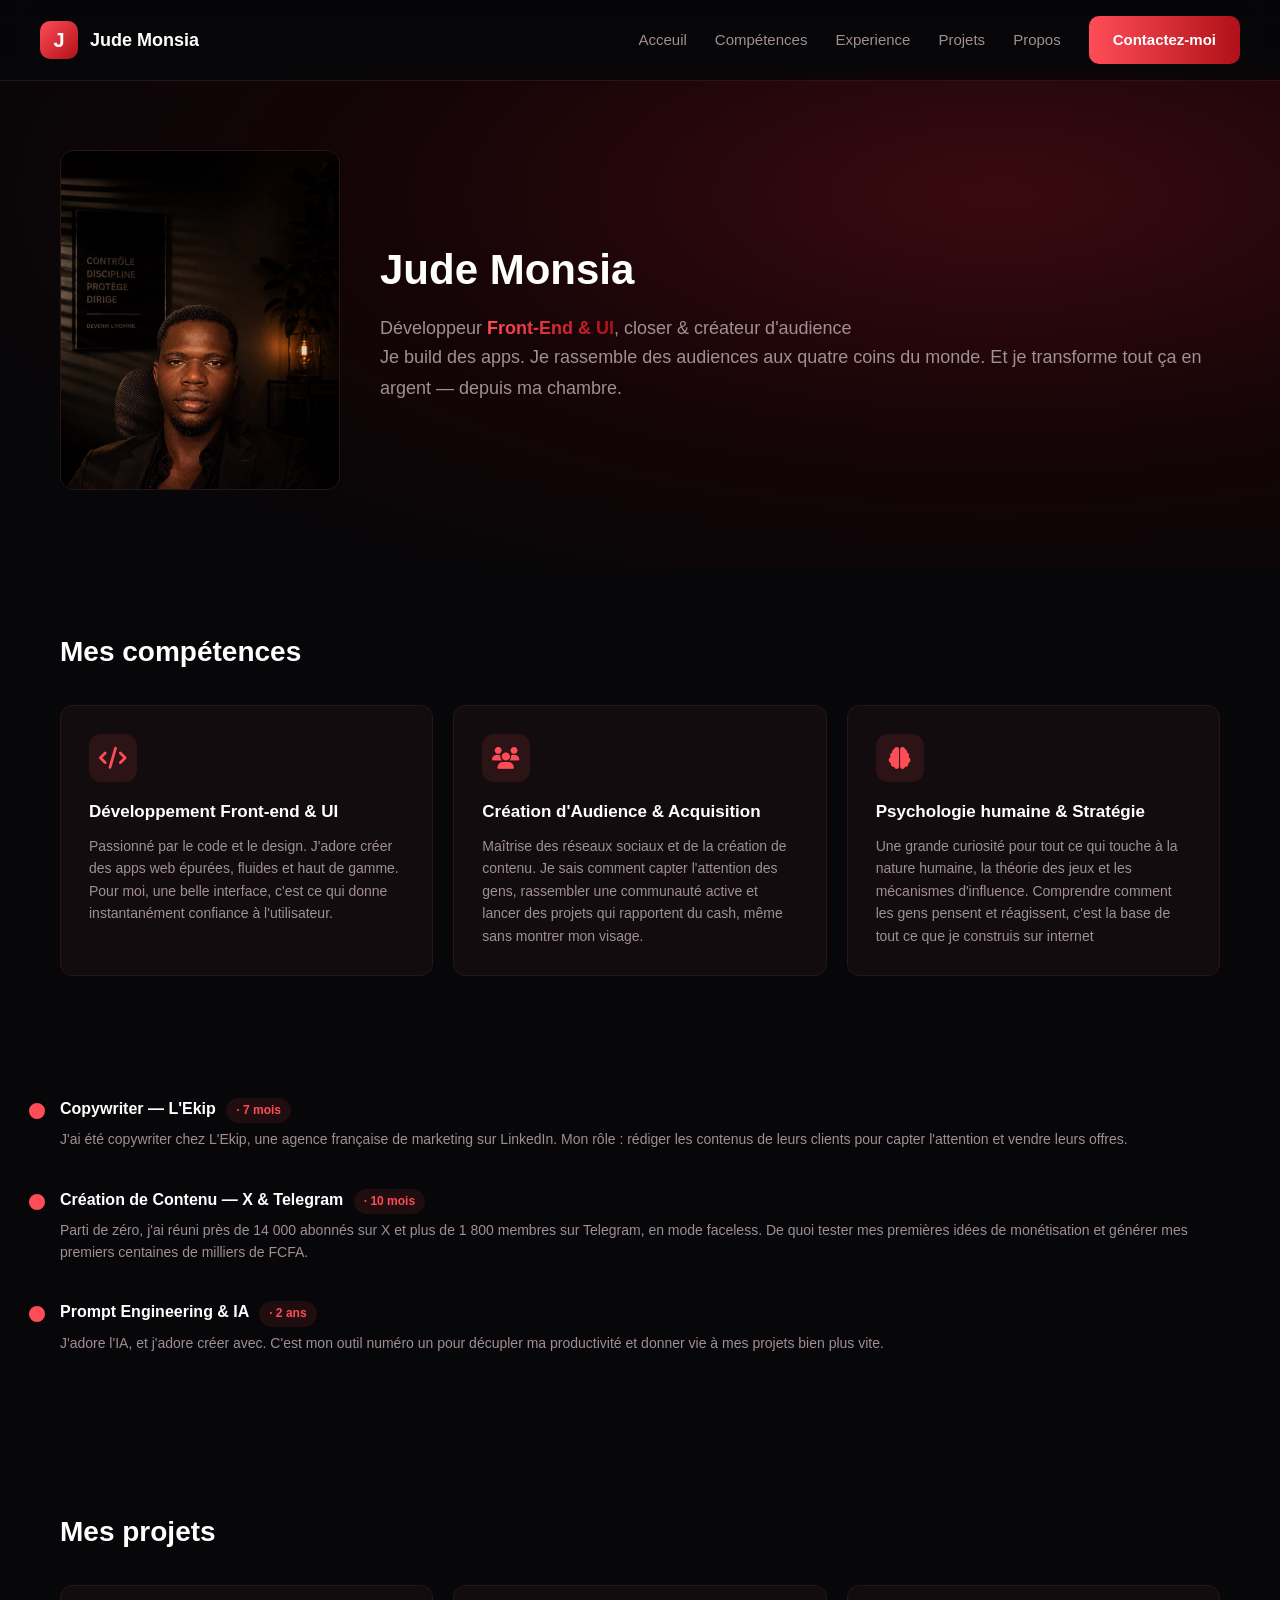
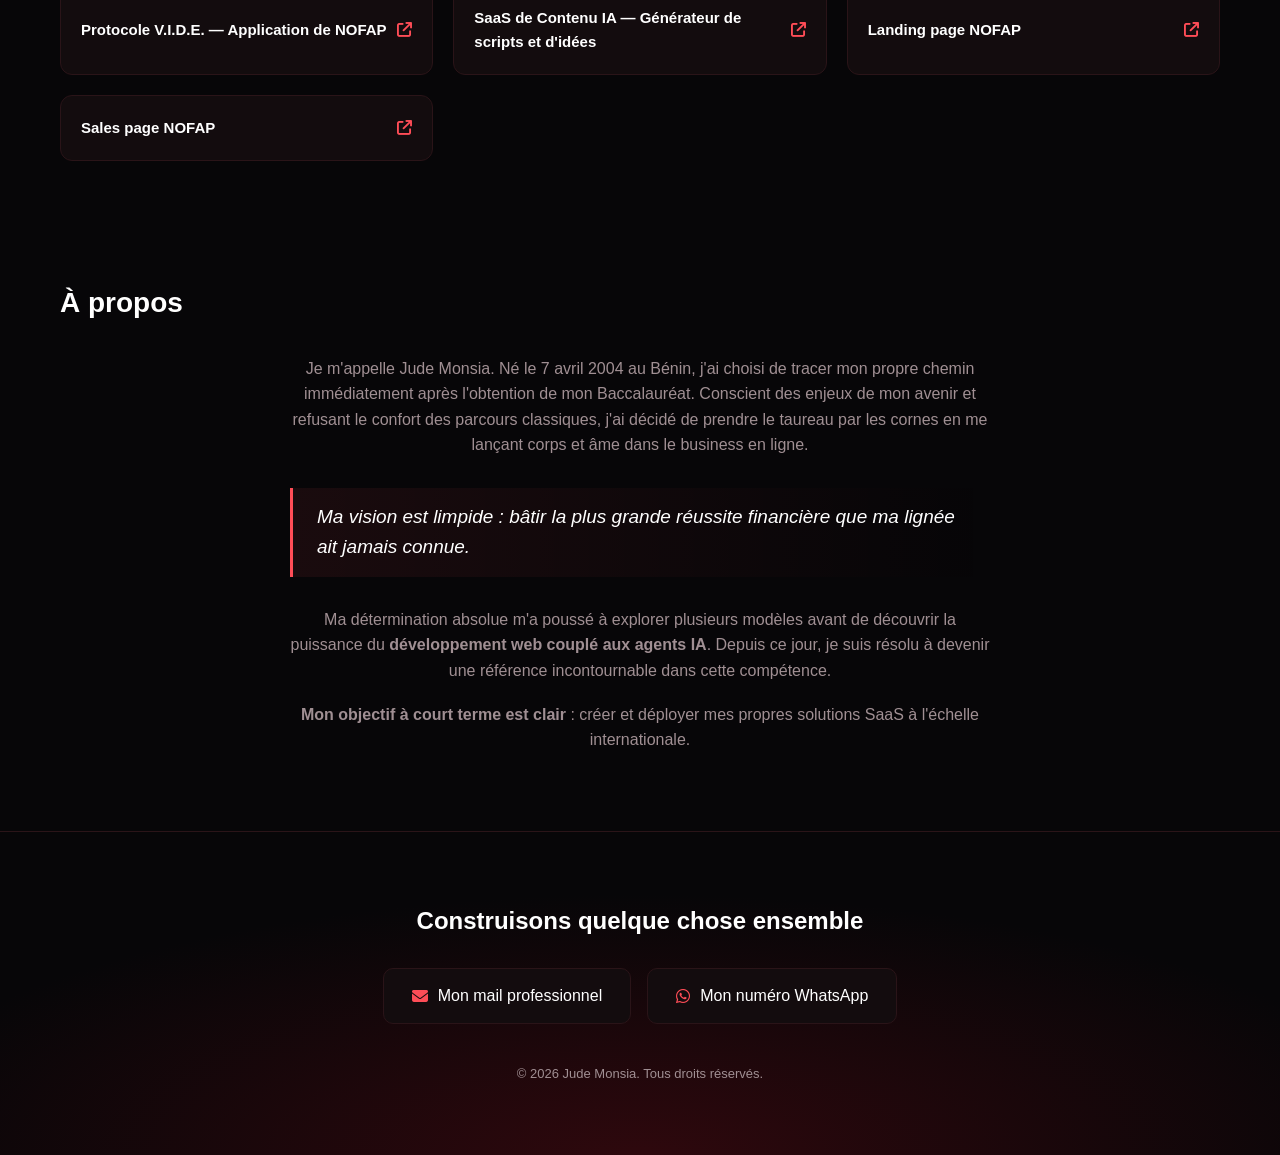
<file: mon-portfolio/index.html>
<!DOCTYPE html>
<html lang="fr">
<head>
    <meta charset="UTF-8">
    <meta name="viewport" content="width=device-width, initial-scale=1.0">
    <title>Mon-portofolio</title>
    <meta name="description" content="Le premier site de judeskp">
    <link rel="stylesheet" href="premium.css">
    <link rel="stylesheet" href="https://cdnjs.cloudflare.com/ajax/libs/font-awesome/6.5.1/css/all.min.css">

</head>
<body>

<header>

<nav>
    <a href="#Acceuil" class="logo">
    <span class="logo-carre">J</span>
    <span class="logo-nom">Jude Monsia</span>
    </a>

    <button class="burger" id="burger">
        <i class="fa-solid fa-bars"> </i>
    </button>

<div class="nav-liens" id="nav-liens">
    <a href="#Acceuil">Acceuil</a>
    <a href="#competence">Compétences</a>
    <a href="#experience">Experience</a>
    <a href="#projets">Projets</a>
    <a href="#apropos">Propos</a>
    <a href="#contact" class="btn-nav">Contactez-moi</a>
   </div>
  </nav>
</header>

    <main>
        <section id="Acceuil">
    <img src="assez.jpg" alt="Photo de Jude Monsia">
    <div class="hero-texte">
        <h1>Jude Monsia</h1>
        <p class="hero-pitch">Développeur <span class="accent">Front-End & UI</span>, closer &amp; créateur d'audience</p>
        <p class="hero-accroche">Je build des apps. Je rassemble des audiences aux quatre coins du monde. Et je transforme tout ça en argent — depuis ma chambre.</p>
</p>
    </div>
</section>

<section id="competence" class="reveal">
    <h2 class="sous-titre">Mes compétences</h2>
    
    <div class="cartes"> <div class="carte">
        <i class="fa-solid fa-code"></i>
            <h3>Développement Front-end &amp; UI</h3>
            <p>Passionné par le code et le design. J'adore créer des apps web épurées, fluides et haut de gamme. Pour moi, une belle interface, c'est ce qui donne instantanément confiance à l'utilisateur.</p>
        </div>
        
        <div class="carte">
            <i class="fa-solid fa-users"></i>
            <h3>Création d'Audience &amp; Acquisition</h3>
            <p>Maîtrise des réseaux sociaux et de la création de contenu. Je sais comment capter l'attention des gens, rassembler une communauté active et lancer des projets qui rapportent du cash, même sans montrer mon visage.</p>
        </div>
        
        <div class="carte">
            <i class="fa-solid fa-brain"></i>
            <h3>Psychologie humaine &amp; Stratégie</h3>
            <p>Une grande curiosité pour tout ce qui touche à la nature humaine, la théorie des jeux et les mécanismes d'influence. Comprendre comment les gens pensent et réagissent, c'est la base de tout ce que je construis sur internet</p>
        </div>
        
    </div> 
</section>

       <section id="experience" class="reveal">
  <div class="etape">
    <h3>Copywriter — L'Ekip <span class="duree">· 7 mois</span></h3>
    <p>J'ai été copywriter chez L'Ekip, une agence française de marketing sur LinkedIn. Mon rôle : rédiger les contenus de leurs clients pour capter l'attention et vendre leurs offres.</p>
</div>
<div class="etape">
    <h3>Création de Contenu — X & Telegram <span class="duree">· 10 mois</span></h3>
    <p>Parti de zéro, j'ai réuni près de 14 000 abonnés sur X et plus de 1 800 membres sur Telegram, en mode faceless. De quoi tester mes premières idées de monétisation et générer mes premiers centaines de milliers de FCFA.</p>
</div>
<div class="etape">
    <h3>Prompt Engineering & IA <span class="duree">· 2 ans</span></h3>
    <p>J'adore l'IA, et j'adore créer avec. C'est mon outil numéro un pour décupler ma productivité et donner vie à mes projets bien plus vite.</p>
</div>
</section>
        
        <section id="projets" class="reveal">


<h3 class="sous-titre">Mes projets</h3>

    <div class="cartes-projets">
        <a href="https://vide-app.vercel.app/#/onboarding" class="carte-projet">
            <span>Protocole V.I.D.E. — Application de NOFAP</span>
            <i class="fa-solid fa-arrow-up-right-from-square"></i>
        </a>
        <a href="https://nofap-content-saas.vercel.app/" class="carte-projet">
            <span>SaaS de Contenu IA — Générateur de scripts et d'idées</span>
            <i class="fa-solid fa-arrow-up-right-from-square"></i>
        </a>
        <a href="https://avengers.mellingham.com/" class="carte-projet">
            <span>Landing page NOFAP</span>
            <i class="fa-solid fa-arrow-up-right-from-square"></i>
        </a>
        <a href="https://30min-diagnostic.mellingham.com/" class="carte-projet">
            <span>Sales page NOFAP</span>
            <i class="fa-solid fa-arrow-up-right-from-square"></i>
        </a>
    </div>


</section>


    <section id="apropos" class="reveal">
    <h2 class="sous-titre">À propos</h2>
    <div class="apropos-contenu">
        <p>Je m'appelle Jude Monsia. Né le 7 avril 2004 au Bénin, j'ai choisi de tracer mon propre chemin immédiatement après l'obtention de mon Baccalauréat. Conscient des enjeux de mon avenir et refusant le confort des parcours classiques, j'ai décidé de prendre le taureau par les cornes en me lançant corps et âme dans le business en ligne.</p>

        <blockquote>Ma vision est limpide : bâtir la plus grande réussite financière que ma lignée ait jamais connue.</blockquote>

        <p>Ma détermination absolue m'a poussé à explorer plusieurs modèles avant de découvrir la puissance du <strong>développement web couplé aux agents IA</strong>. Depuis ce jour, je suis résolu à devenir une référence incontournable dans cette compétence.</p>

        <p><strong>Mon objectif à court terme est clair</strong> : créer et déployer mes propres solutions SaaS à l'échelle internationale.</p>

    </div>
</section>

    </main>





    <footer class="reveal" id="contact">
    <h2 class="footer-titre">Construisons quelque chose ensemble</h2>
    <div class="contact-liens">
        <a href="mailto:judeskp.paradox@gmail.com" class="btn-contact">
            <i class="fa-solid fa-envelope"></i>
            Mon mail professionnel
        </a>
        <a href="https://wa.me/2290149776251" class="btn-contact">
            <i class="fa-brands fa-whatsapp"></i>
            Mon numéro WhatsApp
        </a>
    </div>
    <p class="footer-bas">© 2026 Jude Monsia. Tous droits réservés.</p>
</footer>


<script>
    const sections = document.querySelectorAll('.reveal');

    const observer = new IntersectionObserver((entries) => {
        entries.forEach((entry) => {
            if (entry.isIntersecting) {
                entry.target.classList.add('visible');
            }
        });
    });

    sections.forEach((section) => observer.observe(section));



const burger = document.getElementById('burger');
const navLiens = document.getElementById('nav-liens');

burger.addEventListener('click', () => {
    navLiens.classList.toggle('open');

    const icone = burger.querySelector('i');
    icone.classList.toggle('fa-bars');
    icone.classList.toggle('fa-xmark');
});


</script>



</body>
</html>
</file>
<file: mon-portfolio/premium.css>
/* =======================================================
   PORTFOLIO JUDE MONSIA — premium.css
   Fichier complet, corrigé et commenté.
   Ordre du fichier (TRÈS IMPORTANT) :
   1. Reset  2. Variables  3. Body  4. Navigation
   5. Hero  6. Compétences  7. Projets  8. Expériences
   9. À propos  10. Footer  11. Animations reveal
   12. MEDIA QUERY (toujours TOUT EN BAS)
   ======================================================= */


/* ========== 1. RESET ==========
   Le * cible TOUS les éléments. On remet à zéro les marges
   par défaut du navigateur. box-sizing: border-box fait que
   le padding est INCLUS dans la largeur (indispensable). */
* {
    margin: 0;
    padding: 0;
    box-sizing: border-box;
}


/* ========== 2. VARIABLES ==========
   On définit les couleurs UNE fois, réutilisables partout
   avec var(--nom). Changer une couleur = 1 seule ligne. */
:root {
    --bg: #070608;          /* fond noir profond */
    --surface: #130c0e;     /* fond des cartes (un peu plus clair) */
    --border: #2a1418;      /* bordures fines rouge sombre */
    --text: #ededed;        /* texte blanc cassé */
    --text-muted: #a08f93;  /* texte secondaire grisé */
    --accent: #ff4d57;      /* rouge néon (accent principal) */
    --accent-dark: #b01018; /* rouge foncé (pour les dégradés) */
}


/* ========== 3. BODY ==========
   Fond, couleur de texte, police de base.
   NOTE : padding-top: 70px pousse le contenu SOUS la barre
   fixe (sinon le hero passerait derrière la barre). */
body {
    background-color: var(--bg);
    color: var(--text);
    font-family: 'Segoe UI', Tahoma, Geneva, Verdana, sans-serif;
    font-size: 16px;
    line-height: 1.6;        /* CORRIGÉ : le tiret était manquant */
    padding-top: 70px;       /* compense la hauteur de la barre fixe */
}

/* Défilement fluide quand on clique sur un lien du menu (#section) */
html {
    scroll-behavior: smooth;
}


/* ========== 4. LA BARRE DE NAVIGATION ==========
   NOTE : un commentaire CSS s'écrit OBLIGATOIREMENT entre /* et *\/
   Du texte brut dans le CSS casse tout ce qui suit. */

/* La barre : fixée en haut, reste visible au scroll */
header {
    position: fixed;              /* se place par rapport à l'ÉCRAN, ne bouge pas au scroll */
    top: 0;
    left: 0;
    width: 100%;
    z-index: 100;                /* passe DEVANT le contenu (plus le nombre est grand, plus c'est devant) */
    background: rgba(7, 6, 8, 0.7); /* noir semi-transparent (70%) */
    backdrop-filter: blur(12px);  /* floute ce qui passe derrière = effet "verre dépoli" */
    border-bottom: 1px solid var(--border);
}

/* L'intérieur de la barre : logo à gauche, liens à droite */
nav {
    display: flex;
    justify-content: space-between; /* pousse les enfants aux extrémités opposées */
    align-items: center;gi
    max-width: 1200px;
    margin: 0 auto;               /* centre la barre sur les grands écrans */
    padding: 16px 40px;
}

/* Le logo (carré + nom) */
.logo {
    display: flex;
    align-items: center;
    gap: 12px;
    text-decoration: none;
}

/* Le petit carré rouge avec le "J" */
.logo-carre {
    display: flex;
    align-items: center;
    justify-content: center;     /* flex + center + center = centre le J parfaitement */
    width: 38px;
    height: 38px;
    border-radius: 10px;
    background: linear-gradient(135deg, var(--accent), var(--accent-dark));
    color: #fff;
    font-weight: bold;
    font-size: 20px;
}

.logo-nom {
    color: #fff;
    font-weight: bold;
    font-size: 18px;
}

/* Les liens du menu */
.nav-liens {
    display: flex;
    align-items: center;
    gap: 28px;
}

.nav-liens a {
    color: var(--text-muted);    /* gris (neutralise le bleu par défaut des liens) */
    text-decoration: none;       /* enlève le soulignement */
    font-size: 15px;
    transition: 0.3s;
}

.nav-liens a:hover {
    color: var(--accent);        /* devient rouge au survol */
}

/* Le bouton "Contactez-moi" */
.btn-nav {
    background: linear-gradient(90deg, var(--accent), var(--accent-dark));
    color: #fff !important;      /* force le blanc malgré la règle .nav-liens a */
    padding: 12px 24px;
    border-radius: 10px;
    text-align: center;
    font-weight: bold;
}

/* Le burger : CACHÉ sur grand écran (on le montrera sur mobile) */
.burger {
    display: none;
    background: none;
    border: none;
    color: #fff;
    font-size: 24px;
    cursor: pointer;             /* curseur en main = montre que c'est cliquable */
}


/* ========== 5. HERO (section d'accueil) ========== */
#Acceuil {
    display: flex;
    align-items: center;
    gap: 40px;
    padding: 80px 60px;
    /* La lueur rouge cinématographique en fond */
    background: radial-gradient(125% 130% at 78% 25%, #3a0a10 0%, #150406 38%, var(--bg) 68%);
}

#Acceuil img {
    width: 100%;
    max-width: 280px;
    height: 340px;
    object-fit: cover;           /* remplit le cadre SANS déformer l'image */
    border-radius: 14px;
    border: 1px solid var(--border);
    flex-shrink: 0;              /* empêche la photo de rétrécir en flex */
}

.hero-texte h1 {
    font-size: 42px;
    color: #fff;
    margin-bottom: 10px;
}

.hero-texte p {
    font-size: 18px;
    color: var(--text-muted);
}

/* Le badge "Disponible pour projets" (pilule) */
.badge {
    display: inline-block;
    font-size: 12px;
    text-transform: uppercase;
    letter-spacing: 1.5px;
    color: var(--accent);
    border: 1px solid var(--accent-dark);
    border-radius: 30px;         /* grande valeur sur petit élément = pilule */
    padding: 5px 14px;
    margin-bottom: 16px;
}

/* Le mot "Full-Stack" en dégradé (3 lignes qui marchent ENSEMBLE) */
.accent {
    background: linear-gradient(90deg, var(--accent), var(--accent-dark));
    -webkit-background-clip: text;
    background-clip: text;       /* découpe le fond à la forme des lettres */
    color: transparent;          /* texte transparent pour voir le dégradé */
    font-weight: bold;
}

.hero-accroche {
    font-size: 16px;
    max-width: 480 px;
    color: var(--text-muted);
    margin: top 16px; ;
    line-height:1.7 ;
}


.hero-texte > * {
    opacity: 0;
    animation: monteEnFondu 0.8s ease-out forwards;
}
/* Chaque élément apparaît légèrement après le précédent = effet cascade */
.hero-texte h1            { animation-delay: 0.3s; }
.hero-texte .hero-pitch   { animation-delay: 0.5s; }
.hero-texte .hero-accroche{ animation-delay: 0.7s; }

@keyframes monteEnFondu {
    from { opacity: 0; transform: translateY(20px); }
    to   { opacity: 1; transform: translateY(0); }
}







/* ========== 6. COMPÉTENCES (cartes en grille) ========== */
#competence {
    padding: 60px;
}

.sous-titre {
    font-size: 28px;
    color: #fff;
    margin-bottom: 10px;
}

/* La grille : 3 colonnes égales */
.cartes {
    display: grid;
    grid-template-columns: repeat(3, 1fr); /* 3 colonnes de largeur égale */
    gap: 20px;
    margin-top: 30px;
}

/* La carte (brique universelle du web) */
.carte {
    background-color: var(--surface);
    border: 1px solid var(--border);
    border-radius: 12px;
    padding: 24px;
    transition: 0.3s;            /* sur l'élément NORMAL, pas sur :hover */
}


.carte:hover {
    border-color: var(--accent);
    transform: translateY(-6px);
    box-shadow: 0 12px 30px rgba(255, 77, 87, 0.12);  /* ombre rouge subtile */
}

.carte:hover i {
    background: var(--accent);  /* l'icône s'allume au survol */
    color: #fff;
}


.carte i {
    display: inline-flex;
    align-items: center;
    justify-content: center;
    width: 48px;
    height: 48px;
    border-radius: 12px;
    background: rgba(255, 77, 87, 0.1);  /* fond rouge très léger */
    font-size: 22px;
    color: var(--accent);
    margin-bottom: 16px;
}

.carte h3 {
    color: #fff;
    font-size: 17px;
    margin-bottom: 10px;
}

.carte p {
    color: var(--text-muted);
    font-size: 14px;
}


.carte {
    padding: 28px;  /* au lieu de 24px : un peu plus d'espace intérieur */
}

/* ========== 7. PROJETS (grille intelligente) ========== */
#projets {
    padding: 60px;
}

/* auto-fit + minmax = responsive automatique, SANS media query */
.cartes-projets {
    display: grid;
    grid-template-columns: repeat(auto-fit, minmax(280px, 1fr));
    gap: 20px;
    margin-top: 30px;
}

.carte-projet {
    background-color: var(--surface);
    border: 1px solid var(--border);
    border-radius: 12px;
    padding: 20px;
    text-decoration: none;       /* dompte le lien : pas de soulignement */
    color: #fff;
    font-weight: 600;
    font-size: 15px;
    display: flex;
    justify-content: space-between; /* titre à gauche, flèche à droite */
    align-items: center;
    transition: 0.3s;
}

.carte-projet:hover {
    border-color: var(--accent);
    transform: translateY(-5px);
}

.carte-projet i {
    color: var(--accent);
}


/* ========== 8. EXPÉRIENCES (timeline verticale) ========== */
/* ========== 8. EXPÉRIENCES (timeline verticale) ========== */
#experience {
    padding: 60px;
}

.timeline {
    position: relative;
    margin-top: 30px;
    padding-left: 34px;
}

/* La ligne verticale */
.timeline::before {
    content: "";
    position: absolute;
    left: 7px;
    top: 6px;
    bottom: 6px;
    width: 2px;
    background: linear-gradient(180deg, var(--accent), #3a0a10);
}

/* Chaque étape */
.etape {
    position: relative;
    margin-bottom: 36px;
}

/* Le point rouge (UN SEUL bloc, avec transition incluse) */
.etape::before {
    content: "";
    position: absolute;
    left: -34px;
    top: 4px;
    width: 16px;
    height: 16px;
    border-radius: 50%;
    background: var(--accent);
    border: 3px solid var(--bg);
    transition: 0.3s;              /* fusionné ici */
}

/* Le point qui s'allume au survol de l'étape */
.etape:hover::before {
    box-shadow: 0 0 0 5px rgba(255, 77, 87, 0.15);
    transform: scale(1.2);
}

.etape h3 {
    color: #fff;
    font-size: 16px;
    margin-bottom: 5px;
}

/* La durée en badge (UN SEUL bloc) */
.duree {
    display: inline-block;
    background: rgba(255, 77, 87, 0.1);
    color: var(--accent);
    font-size: 12px;
    font-weight: 600;
    padding: 3px 10px;
    border-radius: 20px;
    margin-left: 6px;
}

.etape p {
    color: var(--text-muted);
    font-size: 14px;
}

/* ========== 9. À PROPOS (colonne étroite centrée) ========== */
#apropos {
    padding: 60px;
}

.apropos-contenu {
    max-width: 700px;            /* limite la largeur pour la lisibilité */
    margin: 30px auto 0;         /* "auto" gauche/droite = centre le bloc */
    text-align: center;
}

.apropos-contenu p {
    margin-bottom: 18px;
    color: var(--text-muted);
}

/* La citation en exergue */
.apropos-contenu blockquote {
    border-left: 3px solid var(--accent); /* barre rouge à gauche */
    padding: 14px 24px;
    margin: 30px 0;
    font-style: italic;
    font-size: 19px;
    color: #fff;
    text-align: left;            /* annule le centrage hérité */
    background: linear-gradient(90deg, rgba(255,77,87,0.08), transparent);
}


/* ========== 10. FOOTER (contact) ========== */
footer {
    padding: 70px 60px;
    text-align: center;
    background: radial-gradient(100% 130% at 50% 100%, #2e080d 0%, var(--bg) 62%);
    border-top: 1px solid var(--border);
}

.footer-titre {
    font-size: 24px;
    color: #fff;
    margin-bottom: 28px;
}

.contact-liens {
    display: flex;
    gap: 16px;
    justify-content: center;
    margin-bottom: 40px;
}

.btn-contact {
    display: flex;
    align-items: center;
    gap: 10px;
    padding: 14px 28px;
    border-radius: 10px;
    text-decoration: none;
    color: #fff;
    border: 1px solid var(--border);
    background-color: var(--surface);
    transition: 0.3s;
}

.btn-contact:hover {
    border-color: var(--accent);
    background-color: rgba(255,77,87,0.1);
    transform: translateY(-3px);
}

.btn-contact i {
    color: var(--accent);
}

.footer-bas {
    color: var(--text-muted);
    font-size: 13px;
}


/* ========== 11. ANIMATIONS REVEAL (apparition au scroll) ==========
   2 états : caché par défaut, visible quand le JS ajoute la classe. */
.reveal {
    opacity: 0;
    transform: translateY(40px);
    transition: 0.8s ease-out;
}

.reveal.visible {                /* les 2 classes À LA FOIS (ajoutée par le JS) */
    opacity: 1;
    transform: translateY(0);
}



img {
    max-width: 100%;
    height: auto;
    display: block;
}





/* =======================================================
   12. MEDIA QUERY — RESPONSIVE MOBILE
   ⚠️ RÈGLE D'OR : la media query va TOUJOURS TOUT EN BAS,
   après TOUTES les règles qu'elle modifie. Sinon le CSS
   normal écrit plus bas écrase ses ajustements.
   ======================================================= */
@media (max-width: 900px) {

    /* --- Hero : on empile photo et texte --- */
    #Acceuil {
        flex-direction: column;  /* empile au lieu de côte à côte */
        text-align: center;
        padding: 40px 20px;
    }

    #Acceuil img {
        width: 100%;
        max-width: 320px;
        height: auto;            /* garde les proportions */
    }

    /* --- Cartes compétences : 1 seule colonne --- */
    .cartes {
        grid-template-columns: 1fr;
    }

    /* --- Sections : padding réduit pour petit écran --- */
    #competence, #experience, #projets, #apropos, footer {
        padding: 40px 20px;
    }

    /* --- MENU MOBILE : on montre le burger, on cache les liens --- */
    .burger {
        display: block;          /* le burger APPARAÎT sur mobile */
    }

    .nav-liens {
        display: none;           /* liens cachés par défaut */
        position: absolute;
        top: 68px;               /* juste sous la barre */
        left: 0;
        width: 100%;
        flex-direction: column;  /* liste verticale */
        align-items: flex-start;
        background: rgba(7, 6, 8, 0.97);
        padding: 24px 40px;
        gap: 20px;
        border-bottom: 1px solid var(--border);
    }

    .nav-liens.open {            /* quand le JS ajoute "open" → menu s'affiche */
        display: flex;
    }

    .btn-nav {
        width: 100%;             /* bouton Contactez-moi pleine largeur */
    }
}
</file>
